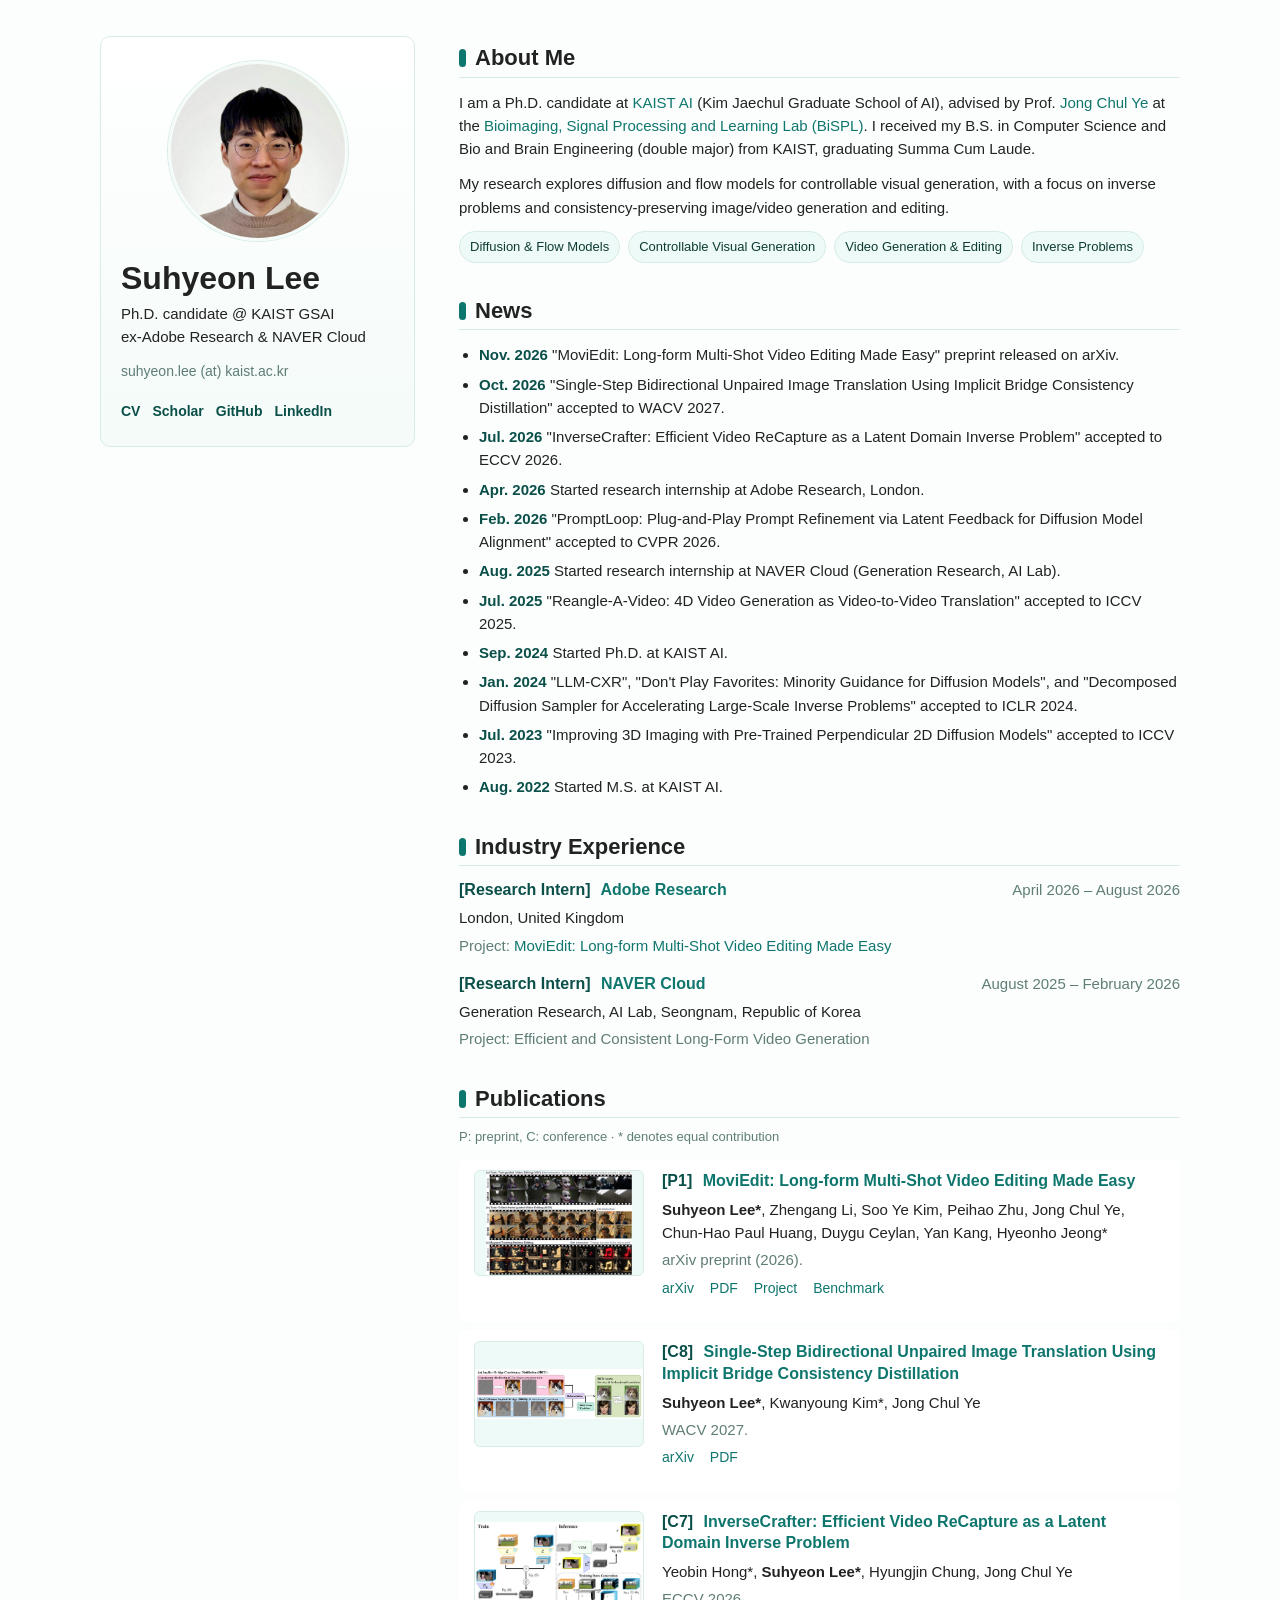
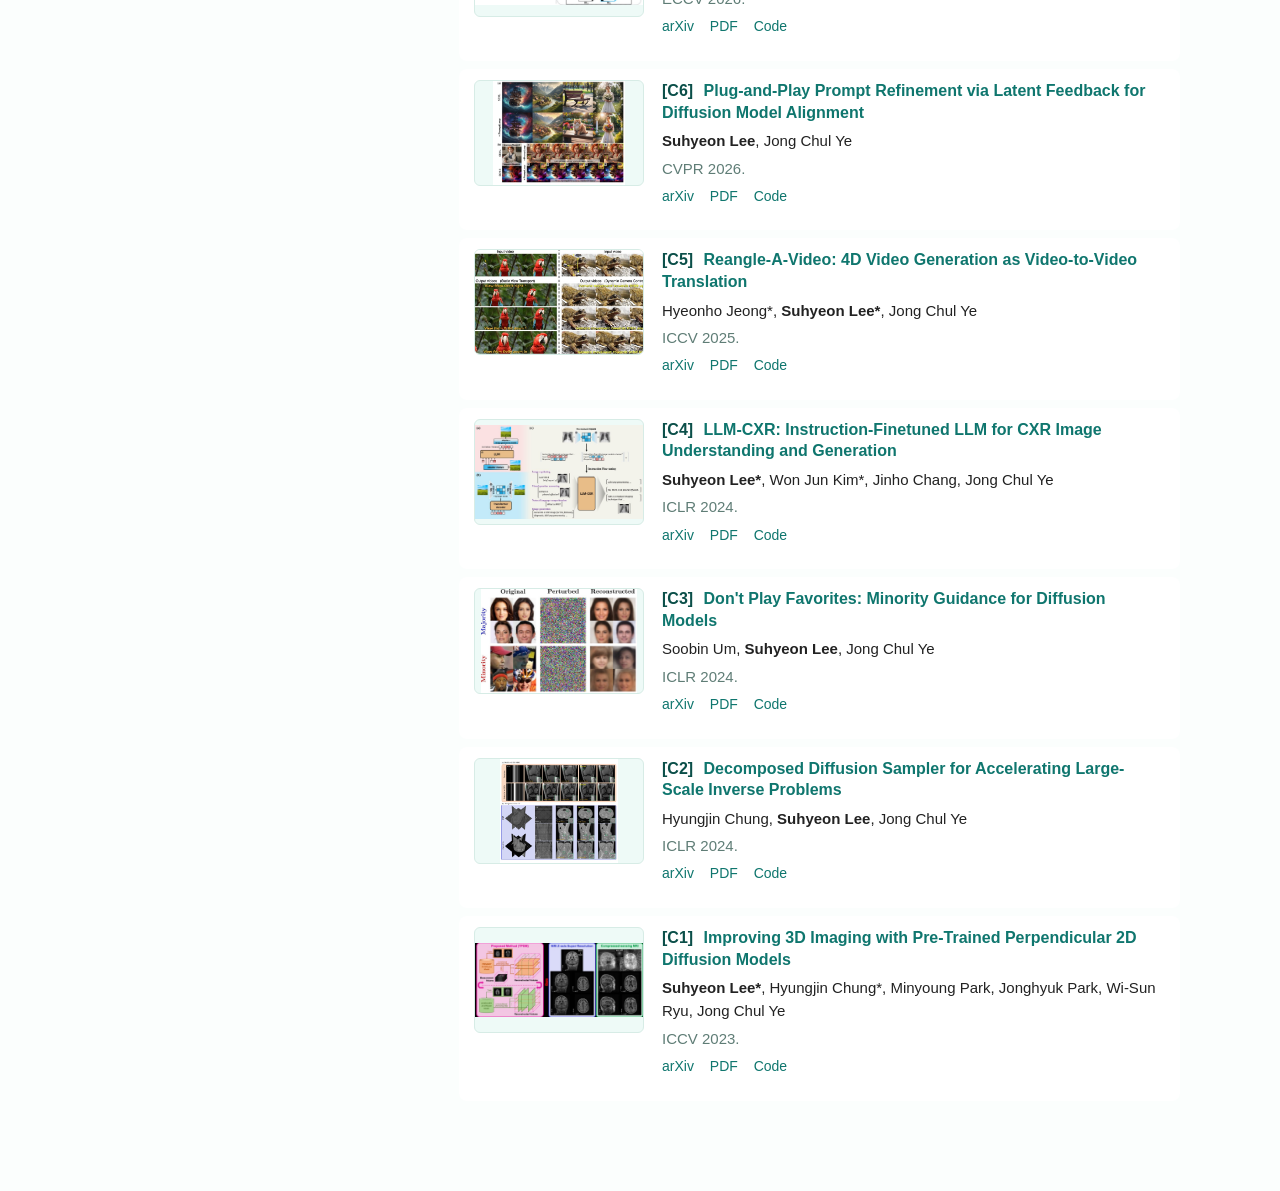
<file: index.html>
<!doctype html>
<html lang="en">
  <head>
    <meta charset="utf-8">
    <meta name="viewport" content="width=device-width, initial-scale=1">
    <meta
      name="description"
      content="Suhyeon Lee is a Ph.D. candidate at KAIST GSAI, working on diffusion and flow models for controllable visual generation, inverse problems, and consistency-preserving image/video generation and editing."
    >
    <meta name="author" content="Suhyeon Lee">
    <meta property="og:title" content="Suhyeon Lee">
    <meta property="og:description" content="Ph.D. candidate at KAIST GSAI.">
    <meta property="og:type" content="website">
    <meta property="og:url" content="https://hyn2028.github.io/">
    <meta property="og:image" content="assets/profile-placeholder.svg">
    <title>Suhyeon Lee</title>
    <link rel="icon" href="assets/favicon.svg" type="image/svg+xml">
    <link rel="stylesheet" href="styles.css">
  </head>
  <body>
    <div class="page">
      <aside class="sidebar" aria-label="Profile">
        <img
          class="portrait"
          src="assets/profile.jpg"
          alt="Suhyeon Lee"
          onerror="this.onerror=null; this.src='assets/profile-placeholder.svg';"
        >
        <h1>Suhyeon Lee</h1>
        <p class="position">Ph.D. candidate @ KAIST GSAI<br>ex-Adobe Research &amp; NAVER Cloud</p>
        <p class="email">
          suhyeon.lee (at) kaist.ac.kr
        </p>
        <nav class="profile-links" aria-label="Profile links">
          <a href="assets/Suhyeon_Lee_CV.pdf">CV</a>
          <a href="https://scholar.google.com/citations?user=V9rMrFQAAAAJ">Scholar</a>
          <a href="https://github.com/hyn2028">GitHub</a>
          <a href="https://www.linkedin.com/in/suhyeon-lee-isu/">LinkedIn</a>
        </nav>
      </aside>

      <main class="content">
        <section aria-labelledby="about">
          <h2 id="about">About Me</h2>
          <p>
            I am a Ph.D. candidate at
            <a href="https://gsai.kaist.ac.kr/">KAIST AI</a> (Kim Jaechul Graduate School of AI),
            advised by Prof. <a href="https://scholar.google.com/citations?user=HNMjoNEAAAAJ&hl=en">Jong Chul Ye</a>
            at the <a href="https://bispl-website.github.io/">Bioimaging, Signal Processing and Learning Lab (BiSPL)</a>.
            I received my B.S. in Computer Science and Bio and Brain Engineering (double major)
            from KAIST, graduating Summa Cum Laude.
          </p>
          <p>
            My research explores diffusion and flow models for controllable visual
            generation, with a focus on inverse problems and consistency-preserving
            image/video generation and editing.
          </p>
          <ul class="interest-list" aria-label="Research interests">
            <li>Diffusion &amp; Flow Models</li>
            <li>Controllable Visual Generation</li>
            <li>Video Generation &amp; Editing</li>
            <li>Inverse Problems</li>
          </ul>
        </section>

        <section aria-labelledby="news">
          <h2 id="news">News</h2>
          <ul class="news">
            <li><span class="date">Nov. 2026</span> "MoviEdit: Long-form Multi-Shot Video Editing Made Easy" preprint released on arXiv.</li>
            <li><span class="date">Oct. 2026</span> "Single-Step Bidirectional Unpaired Image Translation Using Implicit Bridge Consistency Distillation" accepted to WACV 2027.</li>
            <li><span class="date">Jul. 2026</span> "InverseCrafter: Efficient Video ReCapture as a Latent Domain Inverse Problem" accepted to ECCV 2026.</li>
            <li><span class="date">Apr. 2026</span> Started research internship at Adobe Research, London.</li>
            <li><span class="date">Feb. 2026</span> "PromptLoop: Plug-and-Play Prompt Refinement via Latent Feedback for Diffusion Model Alignment" accepted to CVPR 2026.</li>
            <li><span class="date">Aug. 2025</span> Started research internship at NAVER Cloud (Generation Research, AI Lab).</li>
            <li><span class="date">Jul. 2025</span> "Reangle-A-Video: 4D Video Generation as Video-to-Video Translation" accepted to ICCV 2025.</li>
            <li><span class="date">Sep. 2024</span> Started Ph.D. at KAIST AI.</li>
            <li><span class="date">Jan. 2024</span> "LLM-CXR", "Don't Play Favorites: Minority Guidance for Diffusion Models", and "Decomposed Diffusion Sampler for Accelerating Large-Scale Inverse Problems" accepted to ICLR 2024.</li>
            <li><span class="date">Jul. 2023</span> "Improving 3D Imaging with Pre-Trained Perpendicular 2D Diffusion Models" accepted to ICCV 2023.</li>
            <li><span class="date">Aug. 2022</span> Started M.S. at KAIST AI.</li>
          </ul>
        </section>

        <section aria-labelledby="experience">
          <h2 id="experience">Industry Experience</h2>
          <div class="exp-entry">
            <h3 class="exp-head">
              <span>
                <span class="pub-index">[Research Intern]</span>
                <a href="https://research.adobe.com/">Adobe Research</a>
              </span>
              <span class="venue">April 2026 &ndash; August 2026</span>
            </h3>
            <p class="authors">London, United Kingdom</p>
            <p class="project">Project: <a href="#pub-moviedit">MoviEdit: Long-form Multi-Shot Video Editing Made Easy</a></p>
          </div>
          <div class="exp-entry">
            <h3 class="exp-head">
              <span>
                <span class="pub-index">[Research Intern]</span>
                <a href="https://www.navercloud.com/">NAVER Cloud</a>
              </span>
              <span class="venue">August 2025 &ndash; February 2026</span>
            </h3>
            <p class="authors">Generation Research, AI Lab, Seongnam, Republic of Korea</p>
            <p class="project">Project: Efficient and Consistent Long-Form Video Generation</p>
          </div>
        </section>

        <section aria-labelledby="publications">
          <h2 id="publications">Publications</h2>
          <p class="publication-note">P: preprint, C: conference &middot; * denotes equal contribution</p>

          <article class="paper" id="pub-moviedit">
            <a class="paper-thumb paper-thumb-contain" href="https://arxiv.org/abs/2611.02737" aria-label="MoviEdit paper">
              <img src="assets/pub-moviedit.jpg" alt="MoviEdit text-guided and edited-frame-guided multi-shot video editing examples">
            </a>
            <div class="paper-body">
              <h3>
                <span class="pub-index">[P1]</span>
                <a href="https://arxiv.org/abs/2611.02737">MoviEdit: Long-form Multi-Shot Video Editing Made Easy</a>
              </h3>
              <p class="authors"><strong>Suhyeon Lee*</strong>, Zhengang Li, Soo Ye Kim, Peihao Zhu, Jong Chul Ye, Chun-Hao Paul Huang, Duygu Ceylan, Yan Kang, Hyeonho Jeong*</p>
              <p class="venue">arXiv preprint (2026).</p>
              <p class="paper-links">
                <a href="https://arxiv.org/abs/2611.02737">arXiv</a>
                <a href="https://arxiv.org/pdf/2611.02737">PDF</a>
                <a href="https://multi-shot-edit.github.io/">Project</a>
                <a href="https://github.com/adobe-research/MoviEdit-Bench">Benchmark</a>
              </p>
            </div>
          </article>

          <article class="paper">
            <a class="paper-thumb paper-thumb-contain" href="https://arxiv.org/abs/2503.15056" aria-label="IBCD paper">
              <img src="assets/pub-ibcd.jpg" alt="Implicit Bridge Consistency Distillation method overview">
            </a>
            <div class="paper-body">
              <h3>
                <span class="pub-index">[C8]</span>
                <a href="https://arxiv.org/abs/2503.15056">Single-Step Bidirectional Unpaired Image Translation Using Implicit Bridge Consistency Distillation</a>
              </h3>
              <p class="authors"><strong>Suhyeon Lee*</strong>, Kwanyoung Kim*, Jong Chul Ye</p>
              <p class="venue">WACV 2027.</p>
              <p class="paper-links">
                <a href="https://arxiv.org/abs/2503.15056">arXiv</a>
                <a href="https://arxiv.org/pdf/2503.15056">PDF</a>
              </p>
            </div>
          </article>

          <article class="paper">
            <a class="paper-thumb paper-thumb-contain" href="https://arxiv.org/abs/2512.05672" aria-label="InverseCrafter paper">
              <img src="assets/pub-inversecrafter.jpg" alt="InverseCrafter method overview">
            </a>
            <div class="paper-body">
              <h3>
                <span class="pub-index">[C7]</span>
                <a href="https://arxiv.org/abs/2512.05672">InverseCrafter: Efficient Video ReCapture as a Latent Domain Inverse Problem</a>
              </h3>
              <p class="authors">Yeobin Hong*, <strong>Suhyeon Lee*</strong>, Hyungjin Chung, Jong Chul Ye</p>
              <p class="venue">ECCV 2026.</p>
              <p class="paper-links">
                <a href="https://arxiv.org/abs/2512.05672">arXiv</a>
                <a href="https://arxiv.org/pdf/2512.05672">PDF</a>
                <a href="https://github.com/yeobinhong/InverseCrafter">Code</a>
              </p>
            </div>
          </article>

          <article class="paper">
            <a class="paper-thumb paper-thumb-contain" href="https://arxiv.org/abs/2510.00430" aria-label="PromptLoop paper">
              <img src="assets/pub-promptloop.jpg" alt="PromptLoop framework overview">
            </a>
            <div class="paper-body">
              <h3>
                <span class="pub-index">[C6]</span>
                <a href="https://arxiv.org/abs/2510.00430">Plug-and-Play Prompt Refinement via Latent Feedback for Diffusion Model Alignment</a>
              </h3>
              <p class="authors"><strong>Suhyeon Lee</strong>, Jong Chul Ye</p>
              <p class="venue">CVPR 2026.</p>
              <p class="paper-links">
                <a href="https://arxiv.org/abs/2510.00430">arXiv</a>
                <a href="https://arxiv.org/pdf/2510.00430">PDF</a>
                <a href="https://github.com/hyn2028/promptloop">Code</a>
              </p>
            </div>
          </article>

          <article class="paper">
            <a class="paper-thumb" href="https://arxiv.org/abs/2503.09151" aria-label="Reangle-A-Video paper">
              <img src="assets/pub-reangle.jpg" alt="Reangle-A-Video camera-controlled generation examples">
            </a>
            <div class="paper-body">
              <h3>
                <span class="pub-index">[C5]</span>
                <a href="https://arxiv.org/abs/2503.09151">Reangle-A-Video: 4D Video Generation as Video-to-Video Translation</a>
              </h3>
              <p class="authors">Hyeonho Jeong*, <strong>Suhyeon Lee*</strong>, Jong Chul Ye</p>
              <p class="venue">ICCV 2025.</p>
              <p class="paper-links">
                <a href="https://arxiv.org/abs/2503.09151">arXiv</a>
                <a href="https://arxiv.org/pdf/2503.09151">PDF</a>
                <a href="https://github.com/hyeonho99/Reangle-Video">Code</a>
              </p>
            </div>
          </article>

          <article class="paper">
            <a class="paper-thumb paper-thumb-contain" href="https://arxiv.org/abs/2305.11490" aria-label="LLM-CXR paper">
              <img src="assets/pub-llmcxr.jpg" alt="LLM-CXR instruction fine-tuning overview">
            </a>
            <div class="paper-body">
              <h3>
                <span class="pub-index">[C4]</span>
                <a href="https://arxiv.org/abs/2305.11490">LLM-CXR: Instruction-Finetuned LLM for CXR Image Understanding and Generation</a>
              </h3>
              <p class="authors"><strong>Suhyeon Lee*</strong>, Won Jun Kim*, Jinho Chang, Jong Chul Ye</p>
              <p class="venue">ICLR 2024.</p>
              <p class="paper-links">
                <a href="https://arxiv.org/abs/2305.11490">arXiv</a>
                <a href="https://arxiv.org/pdf/2305.11490">PDF</a>
                <a href="https://github.com/hyn2028/llm-cxr">Code</a>
              </p>
            </div>
          </article>

          <article class="paper">
            <a class="paper-thumb paper-thumb-contain" href="https://arxiv.org/abs/2301.12334" aria-label="Minority Guidance paper">
              <img src="assets/pub-minority.jpg" alt="Minority Guidance majority-bias reconstruction examples">
            </a>
            <div class="paper-body">
              <h3>
                <span class="pub-index">[C3]</span>
                <a href="https://arxiv.org/abs/2301.12334">Don't Play Favorites: Minority Guidance for Diffusion Models</a>
              </h3>
              <p class="authors">Soobin Um, <strong>Suhyeon Lee</strong>, Jong Chul Ye</p>
              <p class="venue">ICLR 2024.</p>
              <p class="paper-links">
                <a href="https://arxiv.org/abs/2301.12334">arXiv</a>
                <a href="https://arxiv.org/pdf/2301.12334">PDF</a>
                <a href="https://github.com/soobin-um/minority-guidance">Code</a>
              </p>
            </div>
          </article>

          <article class="paper">
            <a class="paper-thumb paper-thumb-contain" href="https://arxiv.org/abs/2303.05754" aria-label="Decomposed Diffusion Sampler paper">
              <img src="assets/pub-dds.jpg" alt="Decomposed Diffusion Sampler reconstruction results">
            </a>
            <div class="paper-body">
              <h3>
                <span class="pub-index">[C2]</span>
                <a href="https://arxiv.org/abs/2303.05754">Decomposed Diffusion Sampler for Accelerating Large-Scale Inverse Problems</a>
              </h3>
              <p class="authors">Hyungjin Chung, <strong>Suhyeon Lee</strong>, Jong Chul Ye</p>
              <p class="venue">ICLR 2024.</p>
              <p class="paper-links">
                <a href="https://arxiv.org/abs/2303.05754">arXiv</a>
                <a href="https://arxiv.org/pdf/2303.05754">PDF</a>
                <a href="https://github.com/hyungjin-chung/DDS">Code</a>
              </p>
            </div>
          </article>

          <article class="paper">
            <a class="paper-thumb paper-thumb-contain" href="https://arxiv.org/abs/2303.08440" aria-label="TPDM paper">
              <img src="assets/pub-tpdm.jpg" alt="TPDM perpendicular 2D diffusion models overview">
            </a>
            <div class="paper-body">
              <h3>
                <span class="pub-index">[C1]</span>
                <a href="https://arxiv.org/abs/2303.08440">Improving 3D Imaging with Pre-Trained Perpendicular 2D Diffusion Models</a>
              </h3>
              <p class="authors"><strong>Suhyeon Lee*</strong>, Hyungjin Chung*, Minyoung Park, Jonghyuk Park, Wi-Sun Ryu, Jong Chul Ye</p>
              <p class="venue">ICCV 2023.</p>
              <p class="paper-links">
                <a href="https://arxiv.org/abs/2303.08440">arXiv</a>
                <a href="https://arxiv.org/pdf/2303.08440">PDF</a>
                <a href="https://github.com/hyn2028/tpdm">Code</a>
              </p>
            </div>
          </article>
        </section>
      </main>
    </div>
  </body>
</html>
</file>
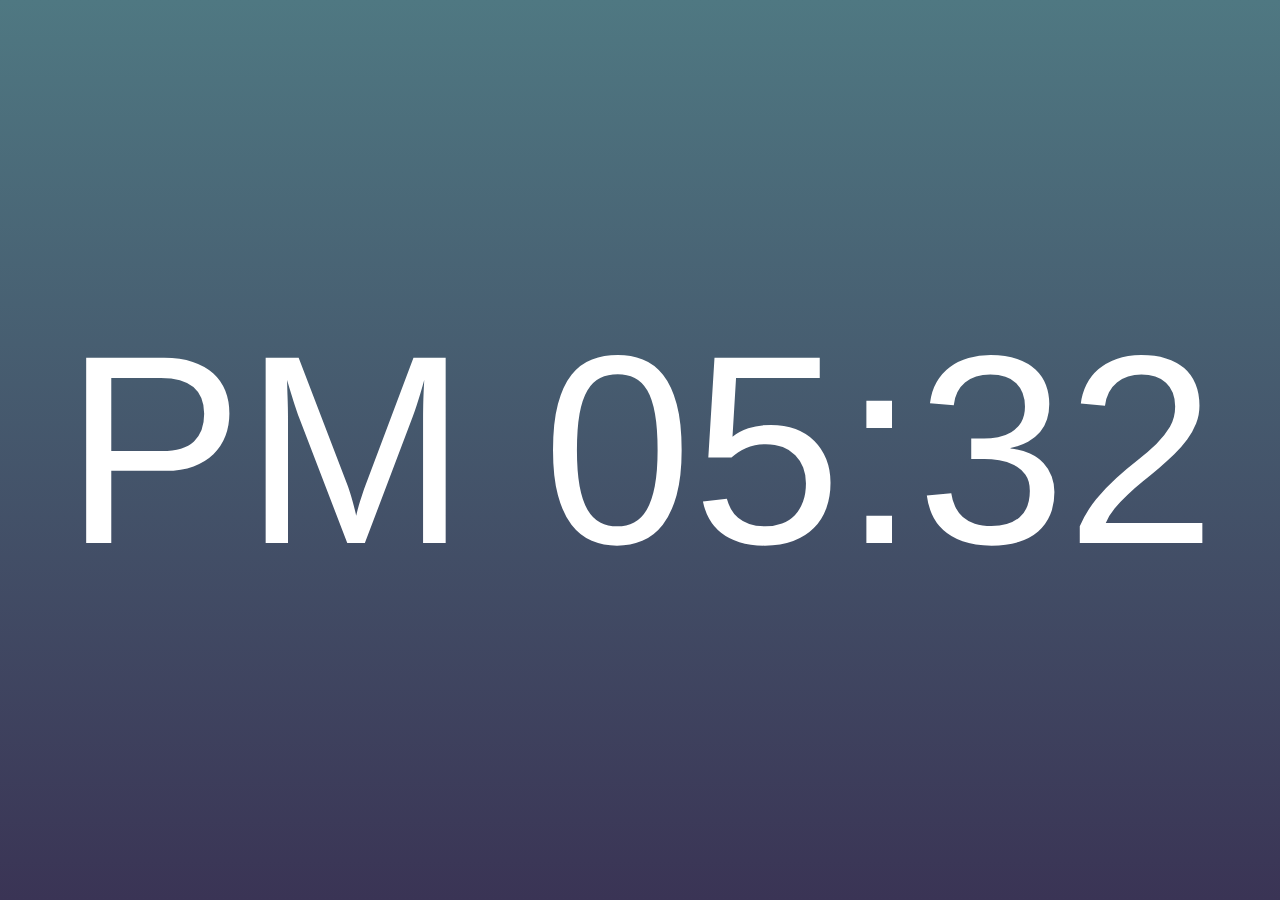
<file: clock.html>
<!--
  - Full screen clock (12-hour)
  - Copyright (c) 2020 Project Nayuki
  - 
  - https://www.nayuki.io/page/full-screen-clock-javascript
  -->
<!DOCTYPE html>
<html style="height:100%; margin:0; padding:0">
	<head>
		<meta http-equiv="Content-Type" content="text/html; charset=UTF-8"/>
		<title>Clock</title>
		<style type="text/css">
			/* Customizable font and colors */
			html {
				background: linear-gradient(#e66465, #9198e5);
				font-family: sans-serif;
				/*font-weight: bold;*/
				color: #FFFFFF;
			}
		</style>
	</head>
	
	<body style="display:flex; height:100%; margin:0; padding:0; justify-content:center; align-items:center">
		<span id="clocktext" style="font-kerning:none"></span>
		
		<script>
			"use strict";
			
			var textElem = document.getElementById("clocktext");
			var targetWidth = 0.9;  // Proportion of full screen width
			var curFontSize = 20;  // Do not change
			
			function updateClock() {
				var d = new Date();
				var hour_24 = d.getHours();
				var hour_12 = (hour_24 + 11) % 12 + 1;
				
				var s = "";
				s += hour_24 >= 12 ? "PM" : "AM";
				s += "\u00A0";
				s += hour_12 < 10 ? "0" : "";
				s += hour_12 + ":";
				s += (10 > d.getMinutes() ? "0" : "") + d.getMinutes();
				textElem.textContent = s;
				updateBackgroundColor(d.getMinutes())
				setTimeout(updateClock, 60000 - d.getTime() % 60000 + 100);
			}
			
			function updateTextSize() {
				for (var i = 0; 3 > i; i++) {  // Iterate for better better convergence
					curFontSize *= targetWidth / (textElem.offsetWidth / textElem.parentNode.offsetWidth);
					textElem.style.fontSize = curFontSize + "pt";
				}
			}

			function updateBackgroundColor(min){
				var min_ratio = min/60.0
				var min_plus_ratio = (min+10)%60/60.0
				var hsv1 = HSVtoRGB(min_ratio, 100.0/255, 130.0/255)
				var hsv2 = HSVtoRGB(min_plus_ratio, 100.0/255, 85.0/255)
				var ccode1 = RGBtoCode(hsv1.r, hsv1.g, hsv1.b)
				var ccode2 = RGBtoCode(hsv2.r, hsv2.g, hsv2.b)
				document.body.style.background = makeGrident(ccode1, ccode2)
			}

			function componentToHex(c) {
				var hex = c.toString(16);
				return hex.length == 1 ? "0" + hex : hex;
			}

			function RGBtoCode(r, g, b){
				return "#" + componentToHex(r) + componentToHex(g) + componentToHex(b);
			}

			function makeGrident(start, stop){
				return "linear-gradient(" + start + ", " + stop + ")"
			}

			function HSVtoRGB(h, s, v) {
				var r, g, b, i, f, p, q, t;
				if (arguments.length === 1) {
					s = h.s, v = h.v, h = h.h;
				}
				i = Math.floor(h * 6);
				f = h * 6 - i;
				p = v * (1 - s);
				q = v * (1 - f * s);
				t = v * (1 - (1 - f) * s);
				switch (i % 6) {
					case 0: r = v, g = t, b = p; break;
					case 1: r = q, g = v, b = p; break;
					case 2: r = p, g = v, b = t; break;
					case 3: r = p, g = q, b = v; break;
					case 4: r = t, g = p, b = v; break;
					case 5: r = v, g = p, b = q; break;
				}
				return {
					r: Math.round(r * 255),
					g: Math.round(g * 255),
					b: Math.round(b * 255)
				};
			}
			
			updateClock();
			updateTextSize();
			window.addEventListener("resize", updateTextSize);
		</script>
	</body>
</html>
</file>
<file: styles.css>
:root {
  --text: #222;
  --muted: #5f7d76;
  --line: #d7ece6;
  --link: #0f766e;
  --link-dark: #0b4f49;
  --soft: #eefaf7;
  --panel: #f4fbf9;
  --bg: #fbfefd;
}

* {
  box-sizing: border-box;
}

html {
  scroll-behavior: smooth;
}

body {
  margin: 0;
  background: var(--bg);
  color: var(--text);
  font-family: -apple-system, BlinkMacSystemFont, "Segoe UI", Helvetica, Arial, sans-serif;
  font-size: 15px;
  line-height: 1.55;
}

a {
  color: var(--link);
  text-decoration: none;
}

a:hover {
  text-decoration: underline;
}

.page {
  display: grid;
  grid-template-columns: 315px minmax(0, 1fr);
  gap: 44px;
  width: min(1080px, calc(100% - 40px));
  margin: 36px auto 56px;
}

.sidebar {
  position: sticky;
  top: 28px;
  align-self: start;
  padding: 20px;
  border: 1px solid var(--line);
  border-radius: 10px;
  background: linear-gradient(180deg, #ffffff 0%, var(--panel) 100%);
  color: var(--muted);
}

.portrait {
  display: block;
  width: 180px;
  height: 180px;
  object-fit: cover;
  object-position: center 20%;
  border-radius: 50%;
  margin: 4px auto 20px;
  border: 3px solid var(--panel);
  box-shadow: 0 0 0 1px var(--line);
}

.sidebar h1 {
  margin: 0 0 6px;
  color: var(--text);
  font-size: 32px;
  line-height: 1.1;
  font-weight: 600;
  letter-spacing: 0;
}

.position {
  margin: 0 0 12px;
  color: var(--text);
}

.sidebar p {
  margin: 0 0 12px;
}

.email {
  font-size: 14px;
}

.profile-links {
  display: flex;
  flex-wrap: wrap;
  gap: 8px 12px;
  margin-top: 16px;
  font-size: 14px;
}

.profile-links a {
  padding: 3px 0;
  color: var(--link-dark);
  font-weight: 600;
}

.content {
  min-width: 0;
  padding-top: 8px;
}

section {
  margin-bottom: 34px;
}

h2 {
  margin: 0 0 13px;
  padding-bottom: 5px;
  border-bottom: 1px solid var(--line);
  color: var(--text);
  font-size: 22px;
  line-height: 1.25;
  font-weight: 600;
  letter-spacing: 0;
}

h2::before {
  display: inline-block;
  width: 7px;
  height: 18px;
  margin-right: 9px;
  border-radius: 999px;
  background: var(--link);
  content: "";
  vertical-align: -2px;
}

h3 {
  margin: 0 0 6px;
  font-size: 16px;
  line-height: 1.35;
  font-weight: 600;
  letter-spacing: 0;
}

p {
  margin: 0 0 12px;
}

.interest-list {
  display: flex;
  flex-wrap: wrap;
  gap: 8px;
  padding: 0;
  margin: 4px 0 0;
  list-style: none;
}

.interest-list li {
  border: 1px solid var(--line);
  border-radius: 999px;
  padding: 5px 10px;
  background: var(--soft);
  color: #0e3b34;
  font-size: 13px;
}

.news {
  margin: 0;
  padding-left: 20px;
}

.news li {
  margin-bottom: 6px;
}

.date {
  color: var(--link-dark);
  font-weight: 600;
}

.publication-note {
  margin-top: -4px;
  color: var(--muted);
  font-size: 13px;
}

.paper {
  display: grid;
  grid-template-columns: 170px minmax(0, 1fr);
  gap: 18px;
  margin-bottom: 8px;
  padding: 10px 14px;
  border: 1px solid transparent;
  border-radius: 8px;
  background: #ffffff;
}

.paper.no-thumb {
  grid-template-columns: minmax(0, 1fr);
}

.paper:hover {
  border-color: var(--line);
  background: #fbfffe;
}

.paper:target {
  animation: paper-target-flash 2.2s ease-out;
}

@keyframes paper-target-flash {
  0% {
    background: var(--soft);
    border-color: var(--link);
  }
  100% {
    background: #ffffff;
    border-color: transparent;
  }
}

.paper-thumb {
  display: flex;
  width: 170px;
  height: 106px;
  align-items: center;
  justify-content: center;
  overflow: hidden;
  border: 1px solid var(--line);
  border-radius: 6px;
  background: var(--soft);
  color: #444;
  font-size: 24px;
  font-weight: 600;
}

.paper-thumb img {
  width: 100%;
  height: 100%;
  object-fit: cover;
}

.paper-thumb-contain img {
  object-fit: contain;
}

.paper-body {
  min-width: 0;
}

.pub-index {
  margin-right: 6px;
  color: var(--link-dark);
  font-weight: 700;
}

.authors,
.venue {
  margin-bottom: 4px;
}

.venue {
  color: var(--muted);
  font-weight: 400;
  font-size: 15px;
}

.paper-links {
  margin-top: 6px;
  font-size: 14px;
}

.paper-links a,
.paper-links span {
  margin-right: 12px;
}

.exp-entry {
  margin-bottom: 16px;
}

.exp-entry:last-child {
  margin-bottom: 0;
}

.exp-head {
  display: flex;
  flex-wrap: wrap;
  align-items: baseline;
  justify-content: space-between;
  gap: 4px 12px;
  margin-bottom: 2px;
}

.exp-entry .project {
  margin-top: 4px;
  color: var(--muted);
}

@media (max-width: 760px) {
  .page {
    display: block;
    width: min(100% - 28px, 720px);
    margin-top: 24px;
  }

  .sidebar {
    position: static;
    margin-bottom: 34px;
  }

  .portrait {
    width: 150px;
    height: 150px;
  }

  .paper {
    grid-template-columns: 1fr;
  }

  .paper-thumb {
    width: min(100%, 260px);
    height: 160px;
  }
}
</file>
